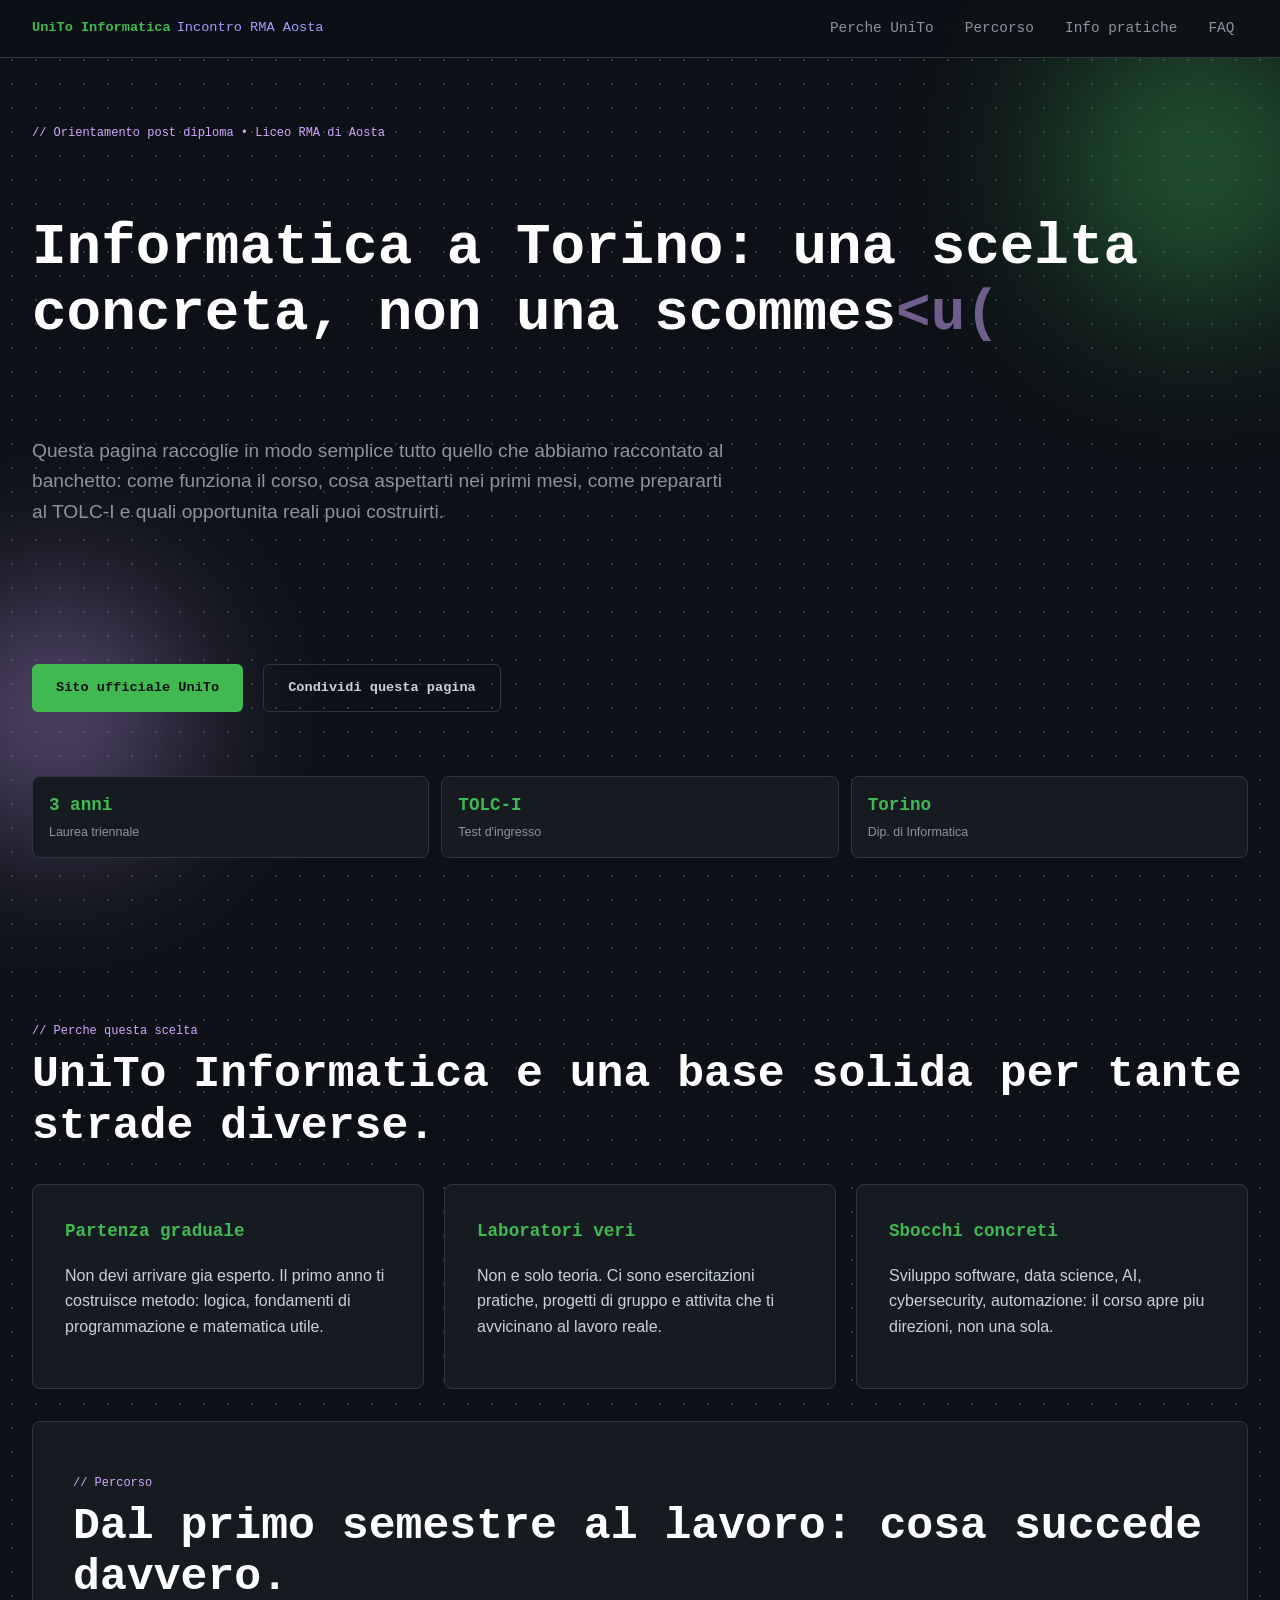
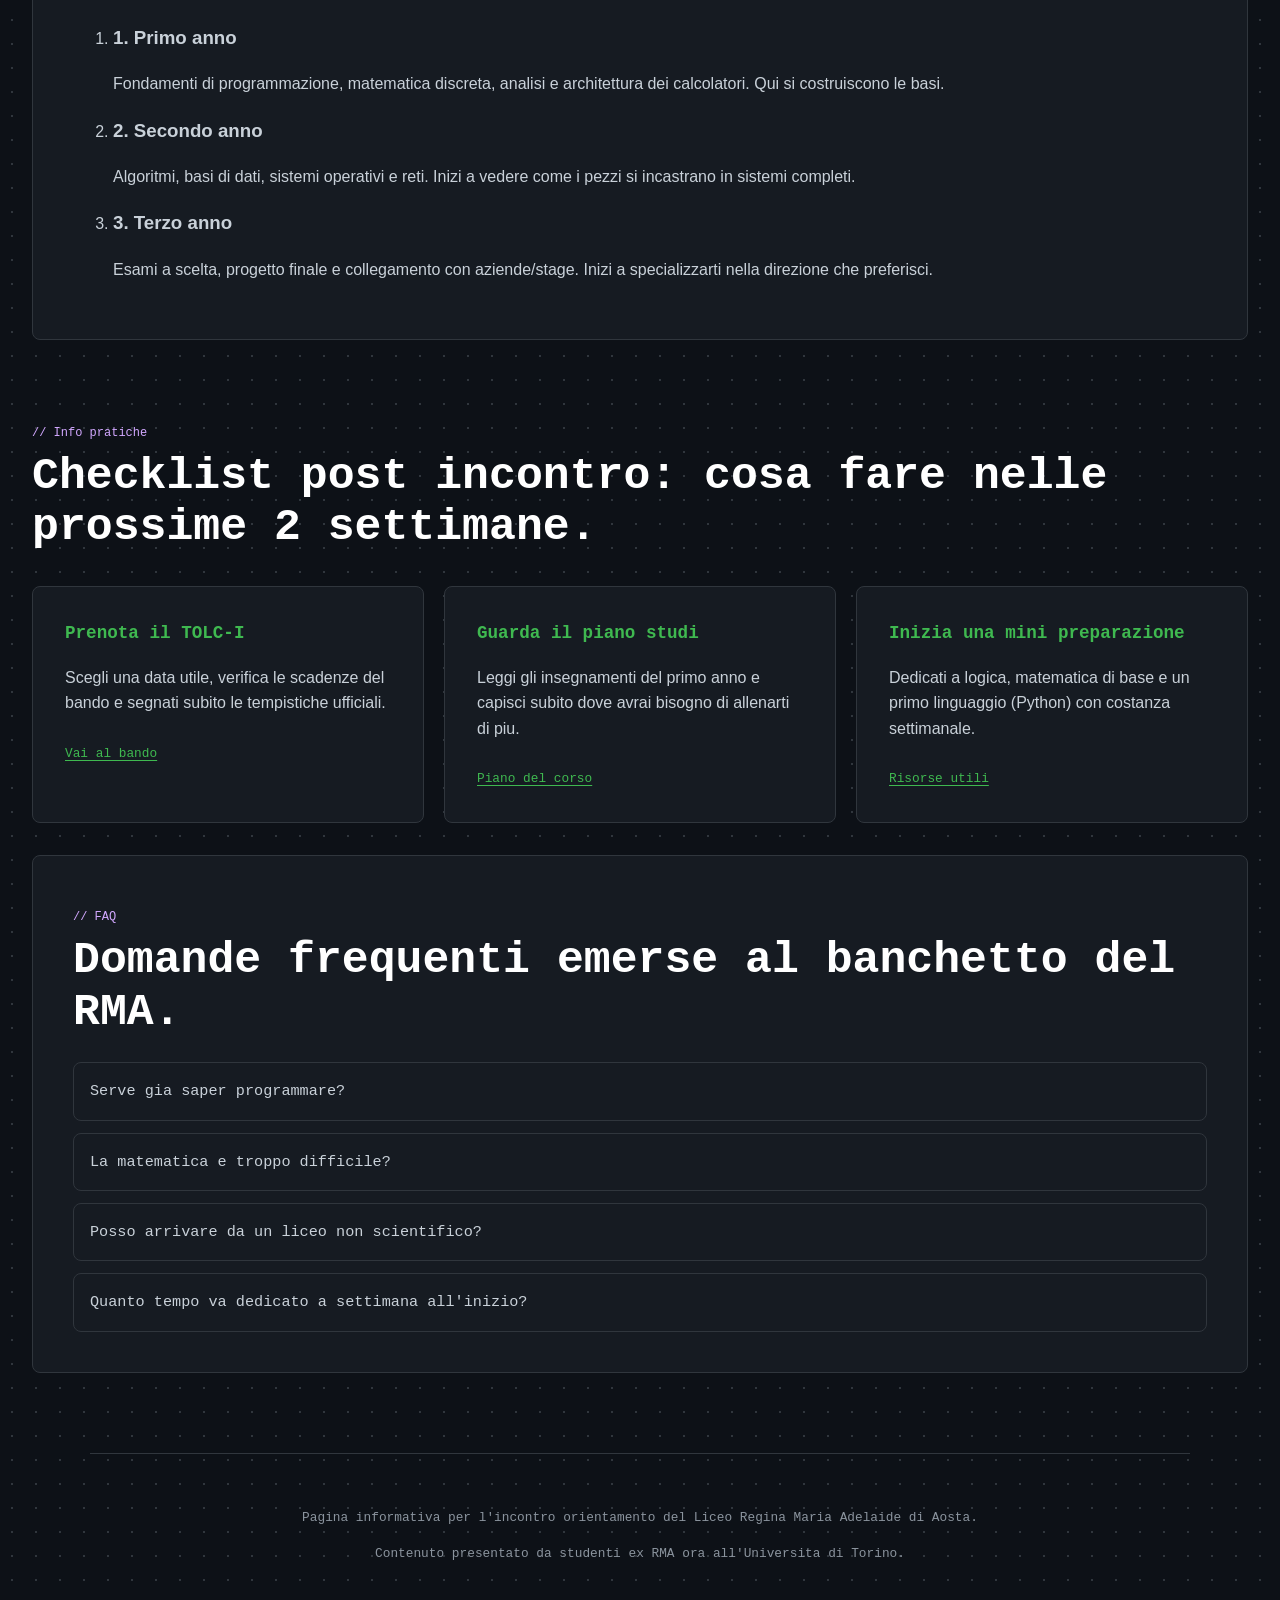
<file: code.html>
<!DOCTYPE html>
<html lang="it">
<head>
    <meta charset="UTF-8">
    <meta name="viewport" content="width=device-width, initial-scale=1.0">
    <meta name="description" content="Guida rapida al percorso di Informatica all'Universita di Torino, presentata all'incontro orientativo del Liceo Regina Maria Adelaide di Aosta.">
    <title>UniTo Informatica | Incontro RMA Aosta</title>
    <link rel="preconnect" href="https://fonts.googleapis.com">
    <link rel="preconnect" href="https://fonts.gstatic.com" crossorigin>
    <link href="https://fonts.googleapis.com/css2?family=Chakra+Petch:wght@500;600;700&family=Newsreader:opsz,wght@6..72,400;6..72,600;6..72,800&display=swap" rel="stylesheet">
    <link rel="stylesheet" href="styles.css?v=1.2">
</head>
<body>
    <a class="skip-link" href="#contenuto">Vai al contenuto</a>

    <header class="topbar">
        <div class="topbar-inner">
            <a class="brand" href="#home" aria-label="Torna all'inizio">
                <span class="brand-main">UniTo Informatica</span>
                <span class="brand-sub">Incontro RMA Aosta</span>
            </a>

            <button class="menu-toggle" id="menu-toggle" aria-expanded="false" aria-controls="menu-links" aria-label="Apri menu di navigazione">
                Menu
            </button>

            <nav class="menu" id="menu-links" aria-label="Navigazione principale">
                <a href="#perche">Perche UniTo</a>
                <a href="#percorso">Percorso</a>
                <a href="#info">Info pratiche</a>
                <a href="#faq">FAQ</a>
            </nav>
        </div>
    </header>

    <main id="contenuto">
        <section class="hero" id="home">
            <div class="hero-glow hero-glow-a" aria-hidden="true"></div>
            <div class="hero-glow hero-glow-b" aria-hidden="true"></div>

            <p class="eyebrow reveal">Orientamento post diploma • Liceo RMA di Aosta</p>
            <h1 class="reveal">Informatica a Torino: una scelta concreta, non una scommessa.</h1>
            <p class="hero-text reveal">
                Questa pagina raccoglie in modo semplice tutto quello che abbiamo raccontato al banchetto: come funziona il corso,
                cosa aspettarti nei primi mesi, come prepararti al TOLC-I e quali opportunita reali puoi costruirti.
            </p>

            <div class="hero-actions reveal">
                <a class="btn btn-primary" href="https://www.unito.it" target="_blank" rel="noopener noreferrer">Sito ufficiale UniTo</a>
                <button class="btn btn-secondary" id="copy-link-btn">Condividi questa pagina</button>
            </div>

            <ul class="hero-kpis reveal" aria-label="Punti chiave">
                <li>
                    <strong>3 anni</strong>
                    <span>Laurea triennale</span>
                </li>
                <li>
                    <strong>TOLC-I</strong>
                    <span>Test d'ingresso</span>
                </li>
                <li>
                    <strong>Torino</strong>
                    <span>Dip. di Informatica</span>
                </li>
            </ul>
        </section>

        <section class="section" id="perche">
            <div class="section-head reveal">
                <p class="eyebrow">Perche questa scelta</p>
                <h2>UniTo Informatica e una base solida per tante strade diverse.</h2>
            </div>

            <div class="feature-grid">
                <article class="feature reveal">
                    <h3>Partenza graduale</h3>
                    <p>Non devi arrivare gia esperto. Il primo anno ti costruisce metodo: logica, fondamenti di programmazione e matematica utile.</p>
                </article>
                <article class="feature reveal">
                    <h3>Laboratori veri</h3>
                    <p>Non e solo teoria. Ci sono esercitazioni pratiche, progetti di gruppo e attivita che ti avvicinano al lavoro reale.</p>
                </article>
                <article class="feature reveal">
                    <h3>Sbocchi concreti</h3>
                    <p>Sviluppo software, data science, AI, cybersecurity, automazione: il corso apre piu direzioni, non una sola.</p>
                </article>
            </div>
        </section>

        <section class="section section-alt percorso-section" id="percorso">
            <div class="section-head reveal">
                <p class="eyebrow">Percorso</p>
                <h2>Dal primo semestre al lavoro: cosa succede davvero.</h2>
            </div>

            <ol class="timeline">
                <li class="timeline-item reveal">
                    <h3>1. Primo anno</h3>
                    <p>Fondamenti di programmazione, matematica discreta, analisi e architettura dei calcolatori. Qui si costruiscono le basi.</p>
                </li>
                <li class="timeline-item reveal">
                    <h3>2. Secondo anno</h3>
                    <p>Algoritmi, basi di dati, sistemi operativi e reti. Inizi a vedere come i pezzi si incastrano in sistemi completi.</p>
                </li>
                <li class="timeline-item reveal">
                    <h3>3. Terzo anno</h3>
                    <p>Esami a scelta, progetto finale e collegamento con aziende/stage. Inizi a specializzarti nella direzione che preferisci.</p>
                </li>
            </ol>
        </section>

        <section class="section info-section" id="info">
            <div class="section-head reveal">
                <p class="eyebrow">Info pratiche</p>
                <h2>Checklist post incontro: cosa fare nelle prossime 2 settimane.</h2>
            </div>

            <div class="cards">
                <article class="info-card reveal">
                    <h3>Prenota il TOLC-I</h3>
                    <p>Scegli una data utile, verifica le scadenze del bando e segnati subito le tempistiche ufficiali.</p>
                    <a href="https://www.unito.it" target="_blank" rel="noopener noreferrer">Vai al bando</a>
                </article>
                <article class="info-card reveal">
                    <h3>Guarda il piano studi</h3>
                    <p>Leggi gli insegnamenti del primo anno e capisci subito dove avrai bisogno di allenarti di piu.</p>
                    <a href="https://www.unito.it" target="_blank" rel="noopener noreferrer">Piano del corso</a>
                </article>
                <article class="info-card reveal">
                    <h3>Inizia una mini preparazione</h3>
                    <p>Dedicati a logica, matematica di base e un primo linguaggio (Python) con costanza settimanale.</p>
                    <a href="https://www.unito.it" target="_blank" rel="noopener noreferrer">Risorse utili</a>
                </article>
            </div>
        </section>

        <section class="section section-alt faq-section" id="faq">
            <div class="section-head reveal">
                <p class="eyebrow">FAQ</p>
                <h2>Domande frequenti emerse al banchetto del RMA.</h2>
            </div>

            <div class="faq-list">
                <details class="faq-item reveal">
                    <summary>Serve gia saper programmare?</summary>
                    <p>No. Aiuta avere curiosita, ma il percorso e pensato per costruire le competenze passo dopo passo.</p>
                </details>
                <details class="faq-item reveal">
                    <summary>La matematica e troppo difficile?</summary>
                    <p>E impegnativa ma fattibile con metodo. Non e fine a se stessa: ti serve per capire e progettare sistemi informatici.</p>
                </details>
                <details class="faq-item reveal">
                    <summary>Posso arrivare da un liceo non scientifico?</summary>
                    <p>Si. Arrivano studenti da percorsi diversi. La differenza la fanno costanza e organizzazione, non la scuola di partenza.</p>
                </details>
                <details class="faq-item reveal">
                    <summary>Quanto tempo va dedicato a settimana all'inizio?</summary>
                    <p>Dipende dal tuo metodo, ma la continuita conta piu delle maratone: meglio studio regolare durante tutta la settimana.</p>
                </details>
            </div>
        </section>
    </main>

    <button class="back-top" id="back-top" aria-label="Torna in alto">↑</button>

    <footer class="footer">
        <p>Pagina informativa per l'incontro orientamento del Liceo Regina Maria Adelaide di Aosta.</p>
        <p>Contenuto presentato da studenti ex RMA ora all'Universita di Torino.</p>
    </footer>

    <script src="script.js"></script>
</body>
</html>
</file>
<file: styles.css>
:root {
    color-scheme: dark;
    --bg:           #0d1117;
    --bg-soft:      #161b22;
    --text:         #c9d1d9;
    --muted:        #8b949e;
    --accent:       #3fb950;
    --accent-warm:  #a5d6ff;
    --syntax-keyword: #ff7b72;
    --syntax-fn:    #d2a8ff;
    --syntax-str:   #a5d6ff;
    
    --border-subtle: #30363d;
    --radius: 8px;
    --font-display: "JetBrains Mono", monospace;
    --font-body: "Inter", sans-serif;
}

* { box-sizing: border-box; }
html, body {
    margin: 0;
    padding: 0;
    width: 100%;
    overflow-x: hidden; /* FONDAMENTALE: blocca lo scorrimento laterale */
}

/* --- Accessibility Skip Link --- */
.skip-link {
    position: absolute;
    top: -100px;
    left: 0;
    background: var(--accent);
    color: #fff;
    padding: 1rem;
    z-index: 999;
    font-family: var(--font-display);
    text-decoration: none;
    transition: top 0.2s;
}

.skip-link:focus {
    top: 0;
}

body {
    font-family: var(--font-body);
    background: var(--bg);
    background-image: radial-gradient(var(--border-subtle) 1px, transparent 1px);
    background-size: 24px 24px;
    color: var(--text);
    line-height: 1.6;
}

main {
    max-width: 1360px;
    margin: 0 auto;
    padding: 0 2rem 5rem;
    width: 100%;
}

/* --- Utility --- */
.syntax-keyword { color: var(--syntax-keyword); font-family: var(--font-display); }
.eyebrow { font-family: var(--font-display); font-size: 0.75rem; color: var(--syntax-fn); margin-bottom: 0.5rem; display: block; }
.eyebrow::before { content: "// "; }

/* --- Topbar & Menu --- */
.topbar { 
    position: sticky; 
    top: 0; 
    z-index: 100; 
    background: rgba(13, 17, 23, 0.95); 
    backdrop-filter: blur(16px); 
    border-bottom: 1px solid var(--border-subtle); 
    width: 100%;
}

@media (min-width: 860px) {
    .topbar {
        position: fixed;
        left: 0;
        right: 0;
    }

    body {
        padding-top: 64px;
    }
}

.topbar-inner {
    max-width: 1360px;
    margin: 0 auto;
    padding: 0.6rem 2rem;
    display: flex;
    justify-content: space-between;
    align-items: center;
}

.brand {
    display: flex;
    align-items: center;
    gap: 6px;
    text-decoration: none;
    font-family: var(--font-display);
    font-size: 0.85rem;
}

.brand-root { color: var(--muted); }
.brand-sep { color: var(--border-subtle); }
.brand-main { color: var(--accent); font-weight: 700; }

.topbar-right {
    display: flex;
    align-items: center;
    gap: 2rem;
}

.menu { display: none; gap: 0.25rem; }
@media (min-width: 860px) { .menu { display: flex; } }

.menu a {
    font-family: var(--font-display);
    font-size: 0.9rem;
    color: var(--muted);
    text-decoration: none;
    padding: 0.45rem 0.85rem;
    border-radius: 4px;
    transition: background 0.2s, color 0.2s;
    display: flex;
    align-items: center;
    gap: 6px;
}

.nav-num { color: var(--border-subtle); font-size: 0.7rem; }
.menu a:hover {
    background: rgba(255, 255, 255, 0.05);
    color: #fff;
}
.menu a:hover .nav-num { color: var(--syntax-fn); }
.menu a:focus-visible {
    outline: 2px solid var(--accent);
    outline-offset: 2px;
    color: #fff;
}

.menu-toggle {
    background: transparent;
    border: 1px solid var(--border-subtle);
    width: 36px;
    height: 36px;
    border-radius: 4px;
    cursor: pointer;
    display: flex;
    align-items: center;
    justify-content: center;
    position: relative;
    -webkit-tap-highlight-color: transparent;
    touch-action: manipulation;
}
.menu-toggle:focus-visible {
    outline: 2px solid var(--accent);
    outline-offset: 2px;
}
@media (min-width: 860px) { .menu-toggle { display: none; } }

.menu-icon, .menu-icon::before, .menu-icon::after {
    width: 16px;
    height: 2px;
    background: var(--text);
    display: block;
    transition: 0.3s;
    position: absolute;
}
.menu-icon::before, .menu-icon::after { content: ""; }
.menu-icon::before { transform: translateY(-5px); }
.menu-icon::after { transform: translateY(5px); }

/* --- Sections --- */
.section {
    padding-top: clamp(2.5rem, 7vw, 4.5rem);
    scroll-margin-top: 4.5rem;
}

.section-head {
    margin-bottom: 0.5rem;
}

.section-head h2 {
    margin: 0.5rem 0 0;
    font-family: var(--font-display);
    font-size: clamp(1.5rem, 3.5vw, 3rem);
    color: #fff;
    line-height: 1.15;
}

.section-alt {
    background: var(--bg-soft);
    border: 1px solid var(--border-subtle);
    border-radius: var(--radius);
    padding: clamp(1.5rem, 4vw, 2.5rem);
    margin-top: clamp(1rem, 3vw, 2rem);
}

/* --- Hero --- */
.hero {
    position: relative;
    padding: 2.5rem 0 3rem;
    display: flex;
    flex-direction: column;
    gap: 2.5rem;
}

@media (min-width: 960px) {
    .hero {
        padding: 3rem 0 5rem;
        gap: 4rem;
    }
}

.hero-glow {
    position: absolute;
    filter: blur(80px);
    pointer-events: none;
    border-radius: 50%;
    z-index: -1;
    opacity: 0.4;
}

.hero-glow-a {
    width: 300px;
    height: 300px;
    top: -50px;
    right: -100px;
    background: var(--accent);
}

.hero-glow-b {
    width: 250px;
    height: 250px;
    bottom: 100px;
    left: -100px;
    background: var(--syntax-fn);
}

.hero-layout {
    display: grid;
    grid-template-columns: 1fr;
    gap: 2rem;
}

@media (min-width: 960px) {
    .hero-layout { grid-template-columns: 1.2fr 0.8fr; align-items: center; gap: 3.5rem; }
}

h1 {
    font-family: var(--font-display);
    font-size: clamp(1.8rem, 4.5vw, 4.5rem);
    line-height: 1.15;
    margin: 0;
    color: #fff;
}

.hero-text {
    margin: 1.5rem 0 2rem;
    font-size: clamp(1rem, 1.5vw, 1.25rem);
    color: var(--muted);
    max-width: 65ch;
}

.hero-actions {
    display: flex;
    gap: 1.25rem;
    flex-wrap: wrap;
    margin-top: 2.5rem;
}

.terminal { background: #010409; border: 1px solid var(--border-subtle); border-radius: 8px; overflow: hidden; font-family: var(--font-display); font-size: 0.85rem; max-width: 100%; }
.terminal-bar { background: #161b22; padding: 0.5rem 1rem; display: flex; gap: 8px; border-bottom: 1px solid var(--border-subtle); align-items: center; }
.terminal-dot { width: 10px; height: 10px; border-radius: 50%; }
.terminal-dot:nth-child(1) { background: #ff5f56; }
.terminal-dot:nth-child(2) { background: #ffbd2e; }
.terminal-dot:nth-child(3) { background: #27c93f; }
.terminal-title { font-size: 0.7rem; color: var(--muted); margin-left: 0.5rem; }
.terminal-body { padding: 1rem; overflow-x: auto; white-space: pre-wrap; word-break: break-all; }
.terminal-body p { margin: 0 0 0.4rem; padding: 0; }
.terminal-body p:last-child { margin-bottom: 0; }
.t-prompt { color: var(--accent); }

/* --- Roadmap (Percorso) --- */
.roadmap {
    position: relative;
    padding-left: 2rem;
    margin-top: 3rem;
}

.roadmap::before {
    content: "";
    position: absolute;
    left: 7px;
    top: 0;
    bottom: 0;
    width: 2px;
    background-image: linear-gradient(to bottom, var(--accent) 50%, transparent 50%);
    background-size: 2px 10px;
}

.roadmap-item {
    position: relative;
    margin-bottom: 3rem;
}

.roadmap-dot {
    position: absolute;
    left: -2rem;
    top: 5px;
    width: 16px;
    height: 16px;
    background: var(--bg);
    border: 2px solid var(--accent);
    border-radius: 50%;
    z-index: 2;
}

.roadmap-dot.active {
    box-shadow: 0 0 10px var(--accent);
}

.roadmap-content {
    background: var(--bg-soft);
    border: 1px solid var(--border-subtle);
    padding: 1.5rem;
    border-radius: 8px;
    transition: transform 0.2s ease;
}

.roadmap-header {
    display: flex;
    flex-direction: column;
    gap: 0.5rem;
    margin-bottom: 1rem;
}

.roadmap-tag {
    font-family: var(--font-display);
    font-size: 0.7rem;
    padding: 0.2rem 0.6rem;
    border-radius: 4px;
    width: fit-content;
    font-weight: bold;
}

.tag-blue { background: rgba(165, 214, 255, 0.1); color: var(--syntax-str); }
.tag-purple { background: rgba(210, 168, 255, 0.1); color: var(--syntax-fn); }
.tag-green { background: rgba(63, 185, 80, 0.1); color: var(--accent); }

.roadmap-content h3 {
    margin: 0;
    font-family: var(--font-display);
    font-size: 1.35rem;
    color: #fff;
}

.roadmap-content p {
    margin: 0.75rem 0;
    color: var(--muted);
    font-size: 1rem;
}

.roadmap-stack {
    display: flex;
    gap: 0.8rem;
    flex-wrap: wrap;
    margin-top: 1rem;
}

.roadmap-stack span {
    font-family: var(--font-display);
    font-size: 0.75rem;
    color: var(--syntax-fn);
}

/* --- Features & Info Cards --- */
.feature-grid, .cards {
    display: grid;
    gap: 1.25rem;
    margin-top: 2rem;
}
@media (min-width: 768px) { .feature-grid, .cards { grid-template-columns: repeat(3, 1fr); } }

.feature, .info-card {
    background: var(--bg-soft);
    border: 1px solid var(--border-subtle);
    padding: 2rem;
    border-radius: 8px;
}

.feature h3, .info-card h3 {
    font-family: var(--font-display);
    font-size: 1.1rem;
    color: var(--accent);
    margin-top: 0;
}

/* --- Confronto UniTo/PoliTo (System Specs Style) --- */
.confronto-grid {
    display: grid;
    gap: 2rem;
    margin-top: 2.5rem;
}

@media (min-width: 860px) {
    .confronto-grid { grid-template-columns: 1fr 1fr; }
}

.confronto-col {
    background: var(--bg-soft);
    border: 1px solid var(--border-subtle);
    border-radius: 8px;
    overflow: hidden;
    display: flex;
    flex-direction: column;
}

.confronto-top-bar {
    background: #010409;
    padding: 0.6rem 1rem;
    display: flex;
    align-items: center;
    gap: 10px;
    border-bottom: 1px solid var(--border-subtle);
}

.status-dot {
    width: 8px;
    height: 8px;
    border-radius: 50%;
    background: var(--muted);
}

.confronto-unito .status-dot { background: var(--accent); box-shadow: 0 0 8px var(--accent); }
.confronto-polito .status-dot { background: #8b949e; }

.file-name {
    font-family: var(--font-display);
    font-size: 0.7rem;
    color: var(--muted);
}

.confronto-header {
    padding: 1.5rem 1.5rem 0.5rem;
}

.confronto-badge {
    font-family: var(--font-display);
    font-size: 0.65rem;
    padding: 0.2rem 0.6rem;
    background: rgba(255,255,255,0.05);
    border: 1px solid var(--border-subtle);
    border-radius: 4px;
    color: var(--syntax-fn);
    display: inline-block;
    margin-bottom: 0.75rem;
}

.confronto-header h3 {
    margin: 0;
    font-family: var(--font-display);
    font-size: 1.3rem;
    color: #fff;
}

.confronto-body {
    padding: 1.5rem;
    flex: 1;
    display: flex;
    flex-direction: column;
    gap: 1.5rem;
}

.confronto-list {
    list-style: none;
    padding: 0;
    margin: 0;
    font-size: 0.9rem;
    display: flex;
    flex-direction: column;
    gap: 0.6rem;
}

.list-prefix {
    font-family: var(--font-display);
    color: var(--muted);
    font-size: 0.75rem;
    margin-right: 8px;
}

.confronto-stats {
    display: grid;
    grid-template-columns: repeat(3, 1fr);
    gap: 0.75rem;
}

.cstat {
    background: #010409;
    padding: 0.8rem 0.5rem;
    text-align: center;
    border-radius: 6px;
    border: 1px solid var(--border-subtle);
}

.cstat-val {
    display: block;
    font-family: var(--font-display);
    font-size: 1.1rem;
    font-weight: 700;
    color: var(--accent);
}

.confronto-polito .cstat-val { color: var(--syntax-str); }

.cstat-label {
    display: block;
    font-size: 0.6rem;
    color: var(--muted);
    text-transform: uppercase;
    letter-spacing: 0.05em;
    margin-top: 0.25rem;
}

.confronto-profilo {
    margin-top: auto;
    padding-top: 1.25rem;
    border-top: 1px dotted var(--border-subtle);
}

.confronto-profilo-label {
    font-family: var(--font-display);
    font-size: 0.75rem;
    color: var(--syntax-keyword);
    margin-bottom: 0.75rem;
}

.confronto-profilo ul {
    list-style: none;
    padding: 0;
    margin: 0;
    display: flex;
    flex-direction: column;
    gap: 0.4rem;
}

.confronto-profilo li {
    font-size: 0.85rem;
    display: flex;
    align-items: center;
    gap: 8px;
}

.check-box {
    font-family: var(--font-display);
    color: var(--accent);
    font-size: 0.8rem;
}

.confronto-polito .check-box { color: var(--muted); }

.confronto-bottom {
    margin-top: 2rem;
    text-align: center;
}

.confronto-comune {
    display: inline-block;
    padding: 0.8rem 1.2rem;
    background: rgba(255,255,255,0.03);
    border: 1px solid var(--border-subtle);
    border-radius: 6px;
    font-family: var(--font-display);
    font-size: 0.85rem;
}

/* --- Hero KPIs --- */
.hero-kpis {
    list-style: none;
    margin: 0;
    padding: 0;
    display: grid;
    grid-template-columns: repeat(3, 1fr);
    gap: 0.75rem;
}

.hero-kpis li {
    background: var(--bg-soft);
    border: 1px solid var(--border-subtle);
    border-radius: var(--radius);
    padding: 0.9rem 1rem;
    display: flex;
    flex-direction: column;
    gap: 0.2rem;
}

.hero-kpis strong {
    font-family: var(--font-display);
    font-size: 1.1rem;
    color: var(--accent);
    font-variant-numeric: tabular-nums;
}

.hero-kpis span {
    font-size: 0.78rem;
    color: var(--muted);
}

/* --- Info cards links --- */
.info-card a {
    display: inline-block;
    margin-top: 0.75rem;
    font-family: var(--font-display);
    font-size: 0.8rem;
    color: var(--accent);
    text-decoration: underline;
    text-underline-offset: 3px;
    -webkit-tap-highlight-color: transparent;
    touch-action: manipulation;
}
.info-card a:hover { color: #fff; }
.info-card a:focus-visible { outline: 2px solid var(--accent); outline-offset: 2px; border-radius: 2px; }

/* --- FAQ --- */
.faq-list {
    margin-top: 1.5rem;
    display: flex;
    flex-direction: column;
    gap: 0.75rem;
}

.faq-item {
    background: var(--bg-soft);
    border: 1px solid var(--border-subtle);
    border-radius: var(--radius);
    padding: 0 1rem;
}

.faq-item summary {
    font-family: var(--font-display);
    font-size: 0.95rem;
    color: var(--text);
    cursor: pointer;
    list-style: none;
    padding: 1rem 0;
    -webkit-tap-highlight-color: transparent;
    touch-action: manipulation;
}
.faq-item summary::-webkit-details-marker { display: none; }
.faq-item summary:focus-visible { outline: 2px solid var(--accent); outline-offset: 2px; border-radius: 2px; }

.faq-item[open] summary { color: var(--accent); }

.faq-item p {
    margin: 0 0 1rem;
    color: var(--muted);
    font-size: 0.95rem;
    line-height: 1.6;
}

/* --- Back to top --- */
.back-top {
    position: fixed;
    right: 1rem;
    bottom: 1rem;
    width: 2.5rem;
    height: 2.5rem;
    border: 1px solid var(--border-subtle);
    border-radius: 6px;
    background: var(--bg-soft);
    color: var(--accent);
    font-size: 1rem;
    cursor: pointer;
    opacity: 0;
    transform: translateY(0.5rem);
    pointer-events: none;
    transition: opacity 0.2s, transform 0.2s;
    -webkit-tap-highlight-color: transparent;
    touch-action: manipulation;
}
.back-top.is-visible { opacity: 1; transform: translateY(0); pointer-events: auto; }
.back-top:focus-visible { outline: 2px solid var(--accent); outline-offset: 2px; }

/* --- Reveal Animation --- */
.reveal { opacity: 0; transform: translateY(20px); transition: 0.6s cubic-bezier(0.22, 1, 0.36, 1); }
.reveal.is-inview { opacity: 1; transform: translateY(0); }

/* --- Buttons --- */
button, a { -webkit-tap-highlight-color: transparent; touch-action: manipulation; }

.btn {
    display: inline-flex;
    align-items: center;
    justify-content: center;
    min-height: 48px;
    padding: 0 1.5rem;
    font-family: var(--font-display);
    font-size: 0.85rem;
    font-weight: 700;
    border-radius: 6px;
    cursor: pointer;
    text-decoration: none;
    transition: filter 0.2s, background 0.2s;
}
.btn:focus-visible { outline: 2px solid var(--accent); outline-offset: 3px; }
.btn-primary { background: var(--accent); color: #0d1117; border: none; }
.btn-primary:hover { filter: brightness(1.1); }
.btn-secondary { background: transparent; border: 1px solid var(--border-subtle); color: var(--text); }
.btn-secondary:hover { background: rgba(255,255,255,0.05); }

/* --- Footer --- */
.footer {
    max-width: 1100px;
    margin: 0 auto;
    padding: 2.5rem 1.25rem 3rem;
    text-align: center;
    color: var(--muted);
    font-family: var(--font-display);
    font-size: 0.8rem;
    border-top: 1px solid var(--border-subtle);
    line-height: 1.8;
}

/* --- Career Matrix --- */
.career-matrix {
    display: grid;
    grid-template-columns: 1fr 1fr;
    gap: 1.25rem;
    margin-top: 2rem;
}

@media (max-width: 600px) {
    .career-matrix { grid-template-columns: 1fr; }
}

.career-quad {
    background: var(--bg-soft);
    border: 1px solid var(--border-subtle);
    border-top: 3px solid var(--border-subtle);
    border-radius: var(--radius);
    padding: 1.5rem;
}

.cq-dev { border-top-color: var(--accent); }
.cq-data { border-top-color: var(--syntax-fn); }
.cq-ops { border-top-color: var(--syntax-str); }
.cq-sec { border-top-color: var(--syntax-keyword); }

.cq-tag {
    font-family: var(--font-display);
    font-size: 0.7rem;
    color: var(--muted);
    display: block;
    margin-bottom: 0.5rem;
}

.career-quad h3 {
    font-family: var(--font-display);
    font-size: 1rem;
    color: #fff;
    margin: 0 0 0.5rem;
}

.career-quad p {
    font-size: 0.88rem;
    color: var(--text);
    margin: 0 0 0.75rem;
}

.cq-tagline {
    font-family: var(--font-display);
    font-size: 0.75rem;
    color: var(--muted);
}

.cq-icon {
    display: block;
    width: 28px;
    height: 28px;
    color: var(--muted);
    margin-bottom: 0.75rem;
    opacity: 0.7;
}

.cq-dev .cq-icon  { color: var(--syntax-str); opacity: 1; }
.cq-data .cq-icon { color: var(--syntax-fn); opacity: 1; }
.cq-ops .cq-icon  { color: var(--accent-warm); opacity: 1; }
.cq-sec .cq-icon  { color: var(--syntax-keyword); opacity: 1; }

/* Card icon (feature + info cards) */
.card-icon {
    width: 36px;
    height: 36px;
    display: flex;
    align-items: center;
    justify-content: center;
    background: rgba(255, 255, 255, 0.04);
    border: 1px solid var(--border-subtle);
    border-radius: 8px;
    margin-bottom: 1rem;
    color: var(--accent);
}

.card-icon svg {
    width: 18px;
    height: 18px;
}

/* Sede icon */
.sede-icon {
    flex-shrink: 0;
    width: 32px;
    height: 32px;
    display: flex;
    align-items: center;
    justify-content: center;
    color: var(--accent);
    margin-top: 1px;
}

.sede-icon svg {
    width: 18px;
    height: 18px;
}

.career-stat {
    margin-top: 1.5rem;
    display: flex;
    align-items: center;
    gap: 1.5rem;
    padding: 1.25rem 1.5rem;
    background: rgba(63, 185, 80, 0.06);
    border: 1px solid rgba(63, 185, 80, 0.25);
    border-radius: var(--radius);
}

.career-stat-num {
    font-family: var(--font-display);
    font-size: 3rem;
    font-weight: 700;
    color: var(--accent);
    font-variant-numeric: tabular-nums;
    line-height: 1;
    flex-shrink: 0;
}

.career-stat-label {
    display: block;
    color: var(--text);
    font-size: 0.95rem;
}

.career-stat-sub {
    display: block;
    font-family: var(--font-display);
    font-size: 0.78rem;
    color: var(--muted);
    margin-top: 0.25rem;
}

@media (max-width: 480px) {
    .career-stat { flex-direction: column; align-items: flex-start; gap: 0.75rem; }
    .career-stat-num { font-size: 2.5rem; }
}

/* --- Sede Block --- */
.sede-block {
    margin-top: 2.5rem;
    padding: 1.5rem;
    background: var(--bg-soft);
    border: 1px solid var(--border-subtle);
    border-radius: var(--radius);
}

.sede-items {
    display: grid;
    grid-template-columns: repeat(2, 1fr);
    gap: 1rem;
    margin-top: 1rem;
}

@media (max-width: 600px) {
    .sede-items { grid-template-columns: 1fr; }
}

.sede-item {
    display: flex;
    align-items: flex-start;
    gap: 0.75rem;
    font-size: 0.9rem;
}


.sede-item strong {
    display: block;
    color: var(--text);
    margin-bottom: 0.15rem;
}

.sede-item span {
    display: block;
    color: var(--muted);
    font-size: 0.83rem;
}

.sede-item-wide {
    grid-column: 1 / -1;
}

.sede-carousel {
    margin-top: 0.85rem;
    position: relative;
}

.sede-carousel-viewport {
    overflow: hidden;
    border-radius: 6px;
    border: 1px solid var(--border-subtle);
}

.sede-carousel-track {
    display: flex;
    transform: translateX(0);
    transition: transform 0.35s ease;
    will-change: transform;
}

.sede-slide {
    margin: 0;
    min-width: 100%;
}

.sede-foto {
    display: block;
    margin-top: 0;
    width: 100%;
    max-height: 420px;
    object-fit: cover;
    object-position: center;
}

.carousel-btn {
    position: absolute;
    top: 50%;
    transform: translateY(-50%);
    width: 36px;
    height: 36px;
    border-radius: 999px;
    border: 1px solid var(--border-subtle);
    background: rgba(13, 17, 23, 0.9);
    color: var(--text);
    font-size: 1.4rem;
    line-height: 1;
    cursor: pointer;
    z-index: 2;
}

.carousel-btn:hover {
    border-color: var(--accent);
    color: #fff;
}

.carousel-btn:focus-visible,
.carousel-dot:focus-visible {
    outline: 2px solid var(--accent);
    outline-offset: 2px;
}

.carousel-prev {
    left: 0.5rem;
}

.carousel-next {
    right: 0.5rem;
}

.carousel-dots {
    margin-top: 0.7rem;
    display: flex;
    justify-content: center;
    gap: 0.45rem;
}

.carousel-dot {
    width: 9px;
    height: 9px;
    border-radius: 999px;
    border: 1px solid var(--border-subtle);
    background: transparent;
    cursor: pointer;
}

.carousel-dot.is-active {
    background: var(--accent);
    border-color: var(--accent);
}

@media (max-width: 600px) {
    .carousel-btn {
        width: 30px;
        height: 30px;
        font-size: 1.2rem;
    }
    .sede-foto { max-height: 220px; }
}

/* --- Decrypt effect --- */
.dt-placeholder {
    visibility: hidden;
    white-space: inherit;
}
.dt-overlay {
    position: absolute;
    top: 0;
    left: 0;
    right: 0;
    white-space: inherit;
    pointer-events: none;
}
.dt-enc { color: var(--syntax-fn); opacity: 0.5; }
.dt-char { color: inherit; }

/* --- Reduced motion --- */
@media (prefers-reduced-motion: reduce) {
    html { scroll-behavior: auto; }
    *, *::before, *::after { animation: none !important; transition: none !important; }
    .reveal { opacity: 1; transform: none; }
}
</file>
